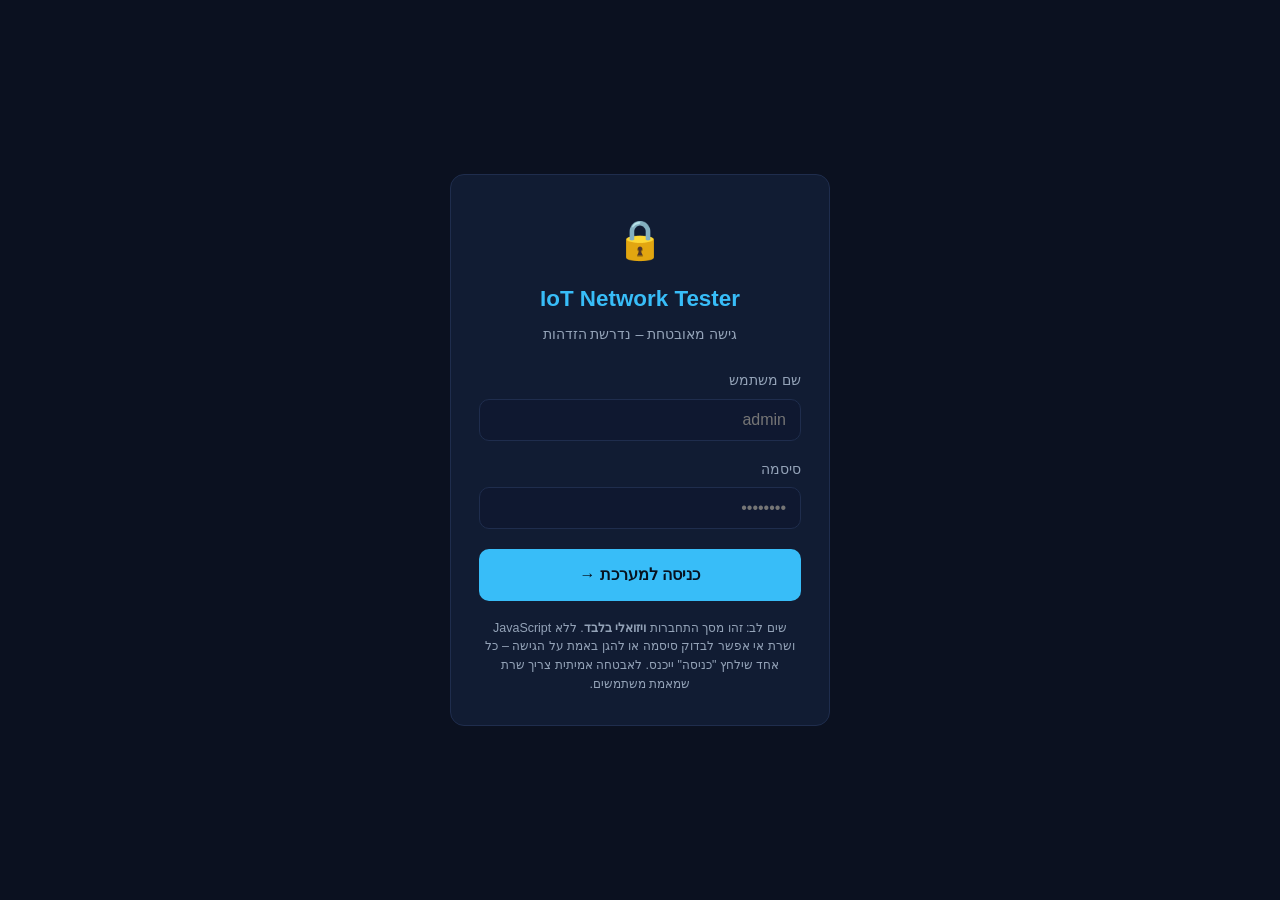
<file: index.html>
<!DOCTYPE html>                <!-- מסמך HTML5 -->
<html lang="he" dir="rtl">     <!-- עברית, מימין לשמאל -->
<head>
  <meta charset="UTF-8">       <!-- קידוד עברית -->
  <!-- מעביר אוטומטית (בלי JS) לדף ההתחברות אחרי 0 שניות -->
  <meta http-equiv="refresh" content="0; url=login.html">
  <title>IoT Network Tester</title>
</head>
<body>
  <!-- קישור גיבוי למקרה שההעברה האוטומטית לא עבדה -->
  <a href="login.html">כניסה לאתר</a>
</body>
</html>
</file>
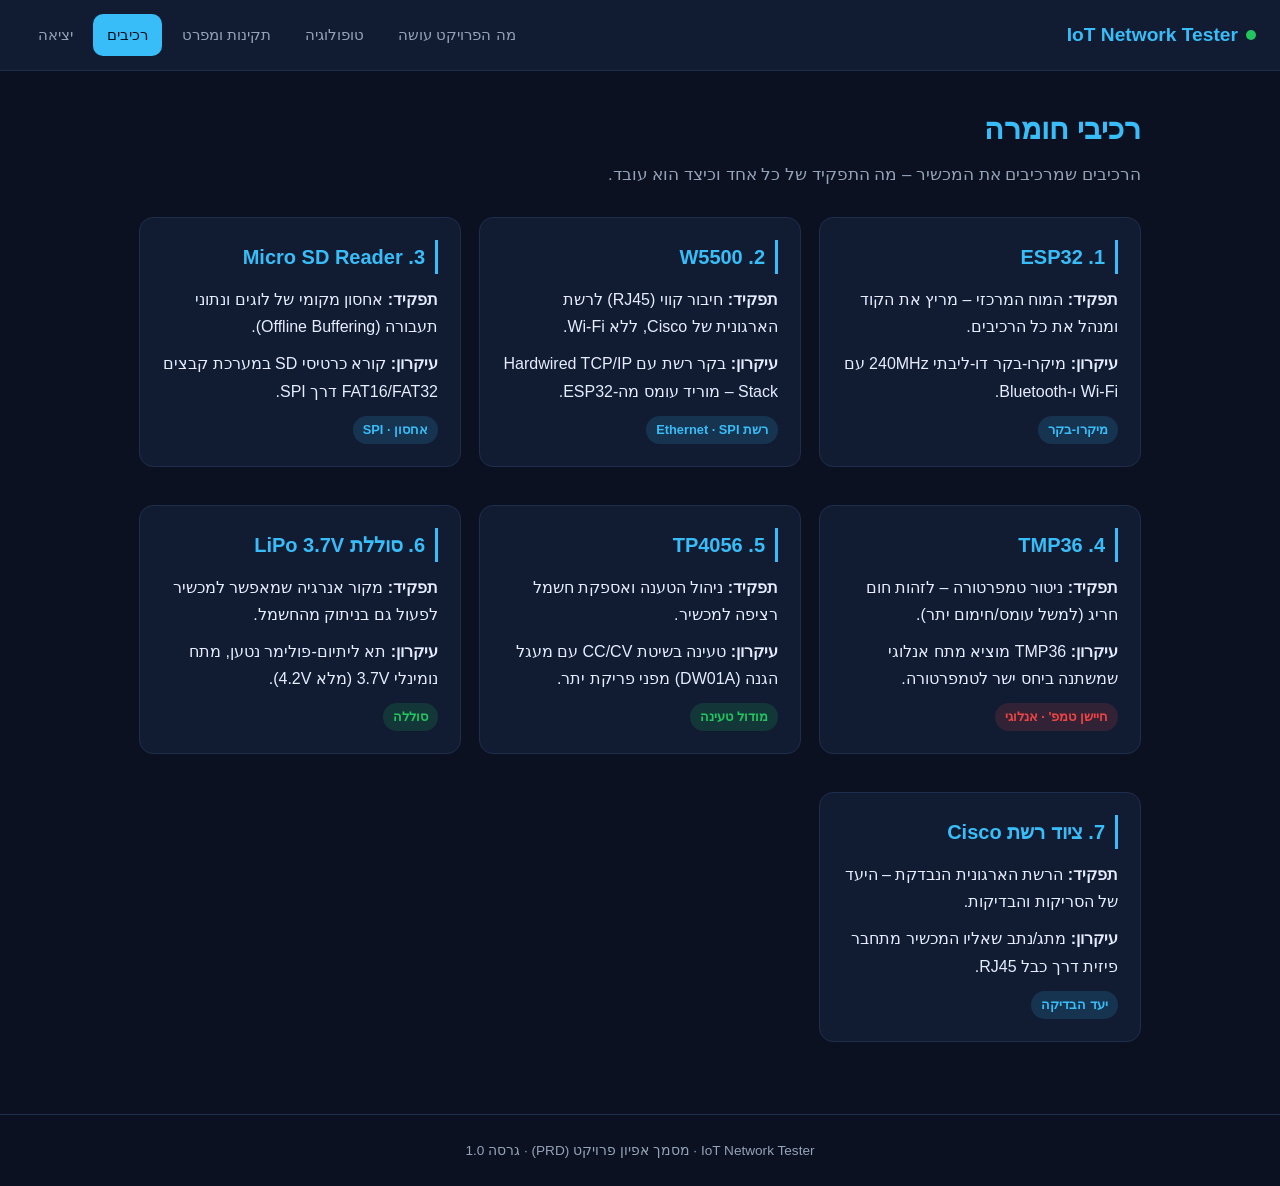
<file: components.html>
<!DOCTYPE html>
<html lang="he" dir="rtl">
<head>
  <meta charset="UTF-8">
  <meta name="viewport" content="width=device-width, initial-scale=1.0">
  <title>רכיבים – IoT Network Tester</title>
  <link rel="stylesheet" href="style.css">
</head>
<body>

  <!-- סרגל ניווט -->
  <nav class="navbar">
    <div class="logo"><span class="dot"></span> IoT Network Tester</div>
    <div class="links">
      <a href="overview.html">מה הפרויקט עושה</a>
      <a href="topology.html">טופולוגיה</a>
      <a href="specs.html">תקינות ומפרט</a>
      <a href="components.html" class="active">רכיבים</a>  <!-- דף נוכחי -->
      <a href="login.html">יציאה</a>
    </div>
  </nav>

  <div class="container">

    <h1 class="page-title">רכיבי חומרה</h1>
    <p class="page-subtitle">
      הרכיבים שמרכיבים את המכשיר – מה התפקיד של כל אחד וכיצד הוא עובד.
    </p>

    <!-- רשת כרטיסים: כרטיס לכל רכיב -->
    <div class="grid">

      <!-- רכיב 1 -->
      <div class="card">
        <h2>1. ESP32</h2>
        <p><b>תפקיד:</b> המוח המרכזי – מריץ את הקוד ומנהל את כל הרכיבים.</p>
        <p><b>עיקרון:</b> מיקרו-בקר דו-ליבתי 240MHz עם Wi-Fi ו-Bluetooth.</p>
        <span class="badge info">מיקרו-בקר</span>
      </div>

      <!-- רכיב 2 -->
      <div class="card">
        <h2>2. W5500</h2>
        <p><b>תפקיד:</b> חיבור קווי (RJ45) לרשת הארגונית של Cisco, ללא Wi-Fi.</p>
        <p><b>עיקרון:</b> בקר רשת עם Hardwired TCP/IP Stack – מוריד עומס מה-ESP32.</p>
        <span class="badge info">רשת Ethernet · SPI</span>
      </div>

      <!-- רכיב 3 -->
      <div class="card">
        <h2>3. Micro SD Reader</h2>
        <p><b>תפקיד:</b> אחסון מקומי של לוגים ונתוני תעבורה (Offline Buffering).</p>
        <p><b>עיקרון:</b> קורא כרטיסי SD במערכת קבצים FAT16/FAT32 דרך SPI.</p>
        <span class="badge info">אחסון · SPI</span>
      </div>

      <!-- רכיב 4 -->
      <div class="card">
        <h2>4. TMP36</h2>
        <p><b>תפקיד:</b> ניטור טמפרטורה – לזהות חום חריג (למשל עומס/חימום יתר).</p>
        <p><b>עיקרון:</b> TMP36 מוציא מתח אנלוגי שמשתנה ביחס ישר לטמפרטורה.</p>
        <span class="badge warn">חיישן טמפ' · אנלוגי</span>
      </div>

      <!-- רכיב 5 -->
      <div class="card">
        <h2>5. TP4056</h2>
        <p><b>תפקיד:</b> ניהול הטענה ואספקת חשמל רציפה למכשיר.</p>
        <p><b>עיקרון:</b> טעינה בשיטת CC/CV עם מעגל הגנה (DW01A) מפני פריקת יתר.</p>
        <span class="badge ok">מודול טעינה</span>
      </div>

      <!-- רכיב 6 -->
      <div class="card">
        <h2>6. סוללת LiPo 3.7V</h2>
        <p><b>תפקיד:</b> מקור אנרגיה שמאפשר למכשיר לפעול גם בניתוק מהחשמל.</p>
        <p><b>עיקרון:</b> תא ליתיום-פולימר נטען, מתח נומינלי 3.7V (מלא 4.2V).</p>
        <span class="badge ok">סוללה</span>
      </div>

      <!-- רכיב 7 (חיבור ברשת) -->
      <div class="card">
        <h2>7. ציוד רשת Cisco</h2>
        <p><b>תפקיד:</b> הרשת הארגונית הנבדקת – היעד של הסריקות והבדיקות.</p>
        <p><b>עיקרון:</b> מתג/נתב שאליו המכשיר מתחבר פיזית דרך כבל RJ45.</p>
        <span class="badge info">יעד הבדיקה</span>
      </div>

    </div> <!-- סוף grid -->

  </div>

  <div class="footer">IoT Network Tester · מסמך אפיון פרויקט (PRD) · גרסה 1.0</div>

</body>
</html>
</file>
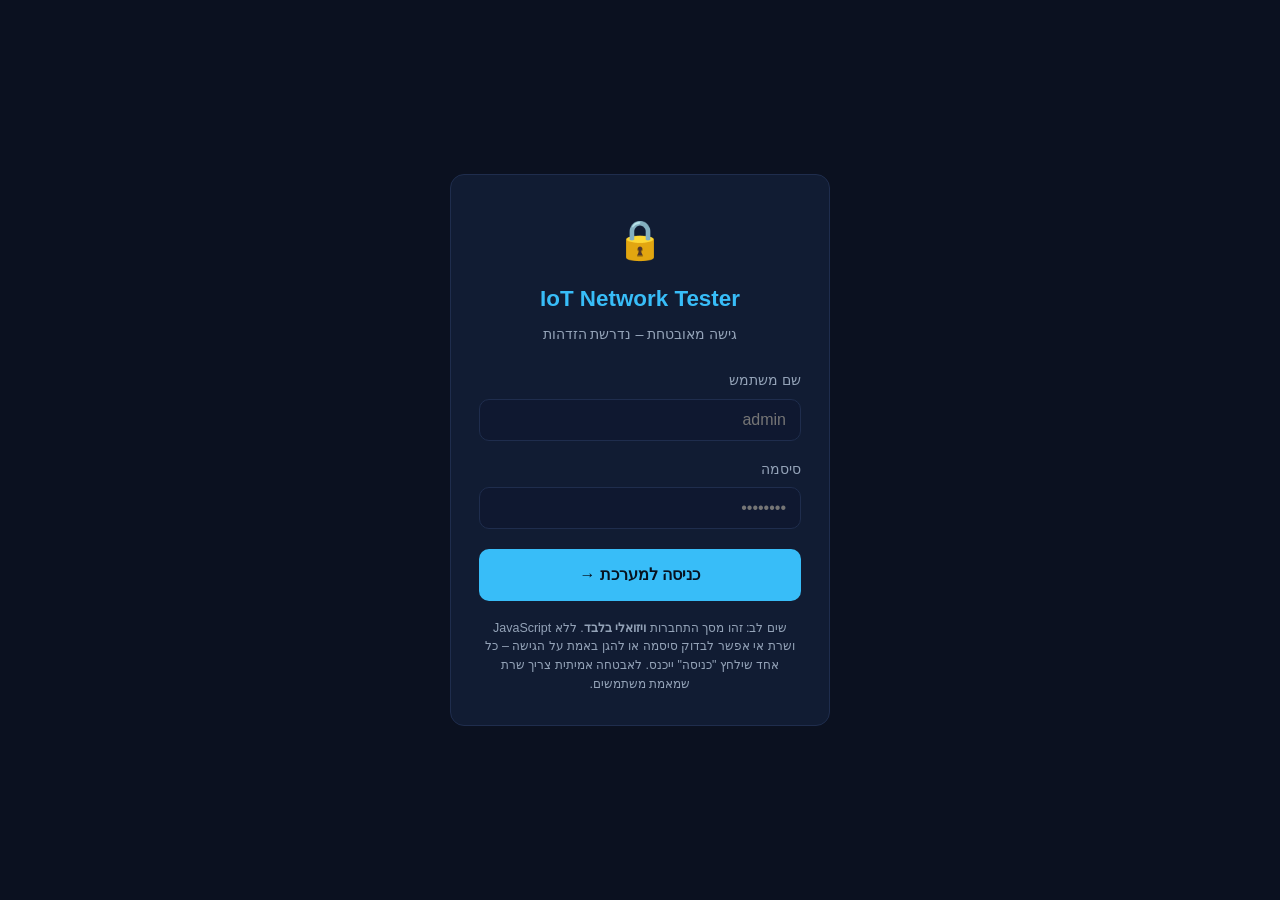
<file: login.html>
<!DOCTYPE html>                 <!-- מצהיר לדפדפן שזה מסמך HTML5 (תמיד שורה ראשונה) -->
<html lang="he" dir="rtl">      <!-- תגית השורש. lang=he שפה עברית, dir=rtl כיוון מימין לשמאל -->
<head>                          <!-- head = מידע על הדף (לא מוצג ישירות על המסך) -->
  <meta charset="UTF-8">        <!-- קידוד תווים UTF-8 – חובה כדי שעברית תוצג נכון -->
  <!-- meta viewport – גורם לאתר להיראות טוב גם בטלפון (רספונסיבי) -->
  <meta name="viewport" content="width=device-width, initial-scale=1.0">
  <title>התחברות – IoT Network Tester</title> <!-- הכותרת שמופיעה בלשונית הדפדפן -->
  <link rel="stylesheet" href="style.css">    <!-- מקשר לקובץ העיצוב המשותף -->

  <!-- style = בלוק עיצוב פנימי. כאן רק עיצובים ייחודיים לדף ההתחברות. -->
  <style>
    /* .login-wrap = עוטף את כל המסך וממרכז את תיבת ההתחברות */
    .login-wrap {
      min-height: 100vh;          /* גובה = כל המסך */
      display: flex;              /* flexbox כדי למרכז */
      align-items: center;        /* מרכוז אנכי */
      justify-content: center;    /* מרכוז אופקי */
      padding: 20px;              /* ריווח כדי שהתיבה לא תידבק לקצוות בטלפון */
    }
    /* .login-box = תיבת ההתחברות עצמה */
    .login-box {
      width: 100%;                      /* תופס את כל הרוחב הזמין... */
      max-width: 380px;                 /* ...אבל לא יותר מ-380px */
      background: var(--panel);         /* רקע כהה מהמשתנה המשותף */
      border: 1px solid var(--border);  /* מסגרת דקה */
      border-radius: var(--radius);     /* פינות מעוגלות */
      padding: 32px 28px;               /* ריווח פנימי */
      text-align: center;               /* ממרכז את התוכן בפנים */
    }
    /* אייקון מנעול למעלה בתיבה */
    .login-box .lock {
      font-size: 2.4rem;        /* גודל גדול לאימוג'י */
      margin-bottom: 8px;       /* רווח מתחת */
    }
    /* כותרת בתיבת ההתחברות */
    .login-box h1 {
      font-size: 1.4rem;        /* גודל בינוני */
      color: var(--accent);     /* תכלת */
      margin-bottom: 4px;       /* רווח קטן מתחת */
    }
    /* טקסט הסבר קטן מתחת לכותרת */
    .login-box .hint {
      color: var(--muted);      /* אפור עמום */
      font-size: 0.9rem;        /* קטן */
      margin-bottom: 22px;      /* רווח לפני הטופס */
    }
    /* label = התווית מעל כל שדה */
    .login-box label {
      display: block;           /* שורה משל עצמה */
      text-align: right;        /* יישור לימין */
      font-size: 0.9rem;        /* קטן */
      margin-bottom: 6px;       /* רווח מתחת לתווית */
      color: var(--muted);      /* אפור */
    }
    /* שדות הקלט (שם משתמש / סיסמה) */
    .login-box input {
      width: 100%;                      /* רוחב מלא */
      padding: 11px 14px;               /* ריווח פנימי נוח */
      margin-bottom: 16px;              /* רווח מתחת לכל שדה */
      background: var(--panel-2);       /* רקע כהה */
      border: 1px solid var(--border);  /* מסגרת */
      border-radius: 10px;              /* פינות מעוגלות */
      color: var(--text);              /* צבע הטקסט שמקלידים */
      font-size: 1rem;                 /* גודל פונט */
    }
    /* :focus = איך נראה שדה כשלוחצים עליו */
    .login-box input:focus {
      outline: none;                   /* מסיר את המסגרת הכחולה של הדפדפן */
      border-color: var(--accent);     /* מסגרת תכלת כשהשדה פעיל */
    }
    /* כפתור/קישור הכניסה. עיצבנו קישור <a> שנראה ככפתור. */
    .login-box .btn {
      display: block;                  /* תופס שורה מלאה */
      width: 100%;                     /* רוחב מלא */
      padding: 12px;                   /* ריווח פנימי */
      background: var(--accent);       /* רקע תכלת */
      color: #07121f;                  /* טקסט כהה לקונטרסט */
      text-decoration: none;           /* בלי קו תחתון */
      font-weight: bold;               /* מודגש */
      border-radius: 10px;             /* פינות מעוגלות */
      margin-top: 4px;                 /* רווח קטן מעל */
      transition: opacity 0.2s;        /* אנימציה עדינה ל-hover */
    }
    .login-box .btn:hover {
      opacity: 0.85;                   /* מעט שקיפות כשעוברים עם העכבר */
    }
    /* הערת האבטחה בתחתית התיבה */
    .login-box .note {
      margin-top: 18px;                /* רווח מעל */
      font-size: 0.78rem;              /* קטן מאוד */
      color: var(--muted);            /* אפור */
      line-height: 1.5;               /* ריווח שורות */
    }
  </style>
</head>

<body>  <!-- body = מה שבאמת מוצג על המסך -->

  <!-- העוטף הממרכז -->
  <div class="login-wrap">

    <!-- תיבת ההתחברות -->
    <div class="login-box">

      <div class="lock">🔒</div>                 <!-- אייקון מנעול (אימוג'י) -->
      <h1>IoT Network Tester</h1>                <!-- שם המערכת -->
      <p class="hint">גישה מאובטחת – נדרשת הזדהות</p> <!-- כיתוב הסבר -->

      <!-- form = טופס. action מצביע לדף שאליו "נכנסים" אחרי הלחיצה.
           כי אין JS, הטופס לא בודק באמת סיסמה – הכפתור פשוט מעביר לדף הבית. -->
      <form action="overview.html" method="get">

        <label for="user">שם משתמש</label>        <!-- תווית לשדה המשתמש -->
        <!-- שדה טקסט. required = הדפדפן לא יתן לשלוח ריק. -->
        <input type="text" id="user" name="user" placeholder="admin" required>

        <label for="pass">סיסמה</label>           <!-- תווית לשדה הסיסמה -->
        <!-- type=password מסתיר את התווים בכוכביות -->
        <input type="password" id="pass" name="pass" placeholder="••••••••" required>

        <!-- הכפתור: עיצבנו קישור שמוביל לדף הבית.
             (בטופס אמיתי זה היה <button type="submit"> שנבדק בשרת) -->
        <a href="overview.html" class="btn">כניסה למערכת →</a>

      </form>

      <!-- הערת אבטחה כנה – חשוב שתבין את זה: -->
      <p class="note">
        שים לב: זהו מסך התחברות <b>ויזואלי בלבד</b>. ללא JavaScript ושרת
        אי אפשר לבדוק סיסמה או להגן באמת על הגישה – כל אחד שילחץ "כניסה" ייכנס.
        לאבטחה אמיתית צריך שרת שמאמת משתמשים.
      </p>

    </div>
  </div>

</body>
</html>
</file>
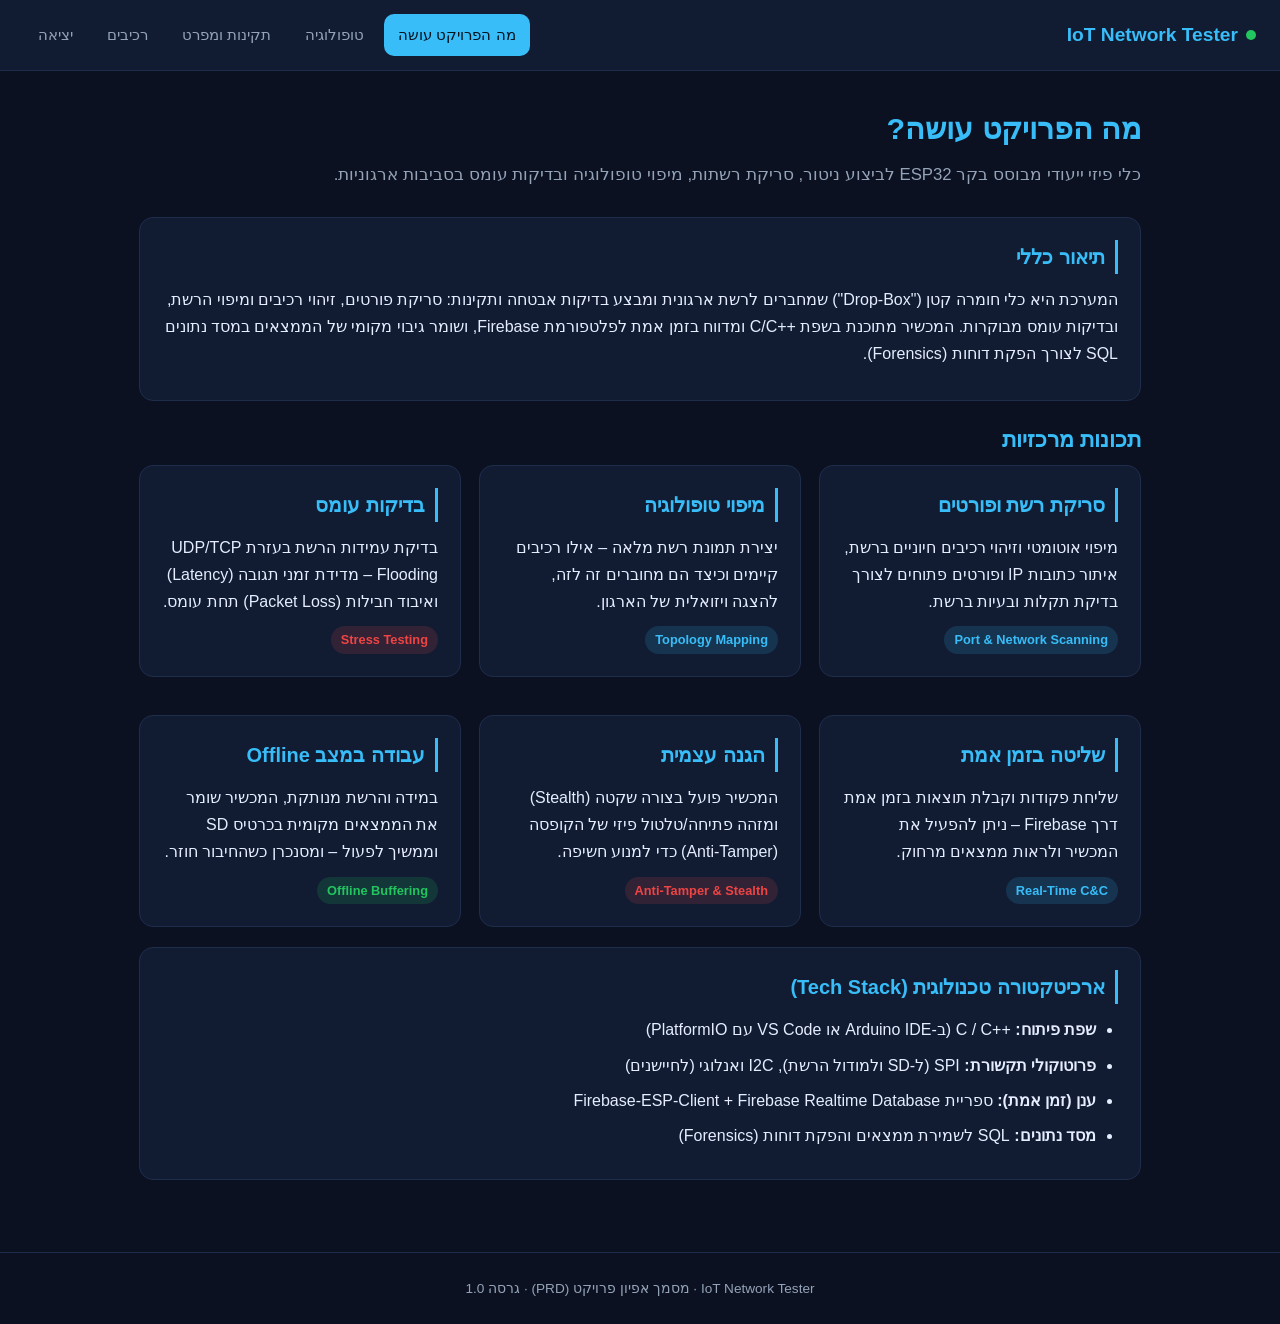
<file: overview.html>
<!DOCTYPE html>                 <!-- מצהיר על מסמך HTML5 -->
<html lang="he" dir="rtl">      <!-- שורש, עברית, מימין לשמאל -->
<head>
  <meta charset="UTF-8">        <!-- קידוד עברית -->
  <meta name="viewport" content="width=device-width, initial-scale=1.0"> <!-- רספונסיבי -->
  <title>מה הפרויקט עושה – IoT Network Tester</title>  <!-- כותרת הלשונית -->
  <link rel="stylesheet" href="style.css">            <!-- העיצוב המשותף -->
</head>
<body>

  <!-- ====== סרגל ניווט (זהה בכל הדפים; משתנה רק ה-active) ====== -->
  <nav class="navbar">
    <!-- הלוגו בצד ימין -->
    <div class="logo"><span class="dot"></span> IoT Network Tester</div>
    <!-- הקישורים לכל הדפים. class="active" מסמן את הדף הנוכחי -->
    <div class="links">
      <a href="overview.html" class="active">מה הפרויקט עושה</a> <!-- דף נוכחי -->
      <a href="topology.html">טופולוגיה</a>
      <a href="specs.html">תקינות ומפרט</a>
      <a href="components.html">רכיבים</a>
      <a href="login.html">יציאה</a>  <!-- "יציאה" מחזיר למסך ההתחברות -->
    </div>
  </nav>

  <!-- ====== תוכן הדף ====== -->
  <div class="container">

    <h1 class="page-title">מה הפרויקט עושה?</h1>  <!-- כותרת ראשית -->
    <!-- תקציר – מהתקציר (Executive Summary) שבמסמך האפיון -->
    <p class="page-subtitle">
      כלי פיזי ייעודי מבוסס בקר ESP32 לביצוע ניטור, סריקת רשתות,
      מיפוי טופולוגיה ובדיקות עומס בסביבות ארגוניות.
    </p>

    <!-- כרטיס תיאור כללי (Project Overview) -->
    <div class="card">
      <h2>תיאור כללי</h2>
      <p>
        המערכת היא כלי חומרה קטן ("Drop-Box") שמחברים לרשת ארגונית ומבצע
        בדיקות אבטחה ותקינות: סריקת פורטים, זיהוי רכיבים ומיפוי הרשת,
        ובדיקות עומס מבוקרות. המכשיר מתוכנת בשפת ++C/C ומדווח בזמן אמת
        לפלטפורמת Firebase, ושומר גיבוי מקומי של הממצאים במסד נתונים SQL
        לצורך הפקת דוחות (Forensics).
      </p>
    </div>

    <!-- כרטיס תכונות המערכת (System Features) – רשת של כרטיסים קטנים -->
    <h2 class="page-title" style="font-size:1.4rem; margin-top:10px;">תכונות מרכזיות</h2>

    <!-- .grid = מסדר את הכרטיסים הקטנים בעמודות אוטומטיות -->
    <div class="grid">

      <!-- תכונה 1 -->
      <div class="card">
        <h2>סריקת רשת ופורטים</h2>
        <p>מיפוי אוטומטי וזיהוי רכיבים חיוניים ברשת, איתור כתובות IP
           ופורטים פתוחים לצורך בדיקת תקלות ובעיות ברשת.</p>
        <span class="badge info">Port &amp; Network Scanning</span> <!-- &amp; = התו & -->
      </div>

      <!-- תכונה 2 -->
      <div class="card">
        <h2>מיפוי טופולוגיה</h2>
        <p>יצירת תמונת רשת מלאה – אילו רכיבים קיימים וכיצד הם מחוברים
           זה לזה, להצגה ויזואלית של הארגון.</p>
        <span class="badge info">Topology Mapping</span>
      </div>

      <!-- תכונה 3 -->
      <div class="card">
        <h2>בדיקות עומס</h2>
        <p>בדיקת עמידות הרשת בעזרת UDP/TCP Flooding – מדידת זמני תגובה
           (Latency) ואיבוד חבילות (Packet Loss) תחת עומס.</p>
        <span class="badge warn">Stress Testing</span>
      </div>

      <!-- תכונה 4 -->
      <div class="card">
        <h2>שליטה בזמן אמת</h2>
        <p>שליחת פקודות וקבלת תוצאות בזמן אמת דרך Firebase – ניתן להפעיל
           את המכשיר ולראות ממצאים מרחוק.</p>
        <span class="badge info">Real-Time C&amp;C</span>
      </div>

      <!-- תכונה 5 -->
      <div class="card">
        <h2>הגנה עצמית</h2>
        <p>המכשיר פועל בצורה שקטה (Stealth) ומזהה פתיחה/טלטול פיזי של
           הקופסה (Anti-Tamper) כדי למנוע חשיפה.</p>
        <span class="badge warn">Anti-Tamper &amp; Stealth</span>
      </div>

      <!-- תכונה 6 -->
      <div class="card">
        <h2>עבודה במצב Offline</h2>
        <p>במידה והרשת מנותקת, המכשיר שומר את הממצאים מקומית בכרטיס SD
           וממשיך לפעול – ומסנכרן כשהחיבור חוזר.</p>
        <span class="badge ok">Offline Buffering</span>
      </div>

    </div> <!-- סוף ה-grid -->

    <!-- כרטיס טכנולוגיות (Tech Stack) -->
    <div class="card">
      <h2>ארכיטקטורה טכנולוגית (Tech Stack)</h2>
      <ul>
        <li><b>שפת פיתוח:</b> ++C / C (ב-Arduino IDE או VS Code עם PlatformIO)</li>
        <li><b>פרוטוקולי תקשורת:</b> SPI (ל-SD ולמודול הרשת), I2C ואנלוגי (לחיישנים)</li>
        <li><b>ענן (זמן אמת):</b> ספריית Firebase-ESP-Client + Firebase Realtime Database</li>
        <li><b>מסד נתונים:</b> SQL לשמירת ממצאים והפקת דוחות (Forensics)</li>
      </ul>
    </div>

  </div> <!-- סוף container -->

  <!-- כותרת תחתונה -->
  <div class="footer">IoT Network Tester · מסמך אפיון פרויקט (PRD) · גרסה 1.0</div>

</body>
</html>
</file>
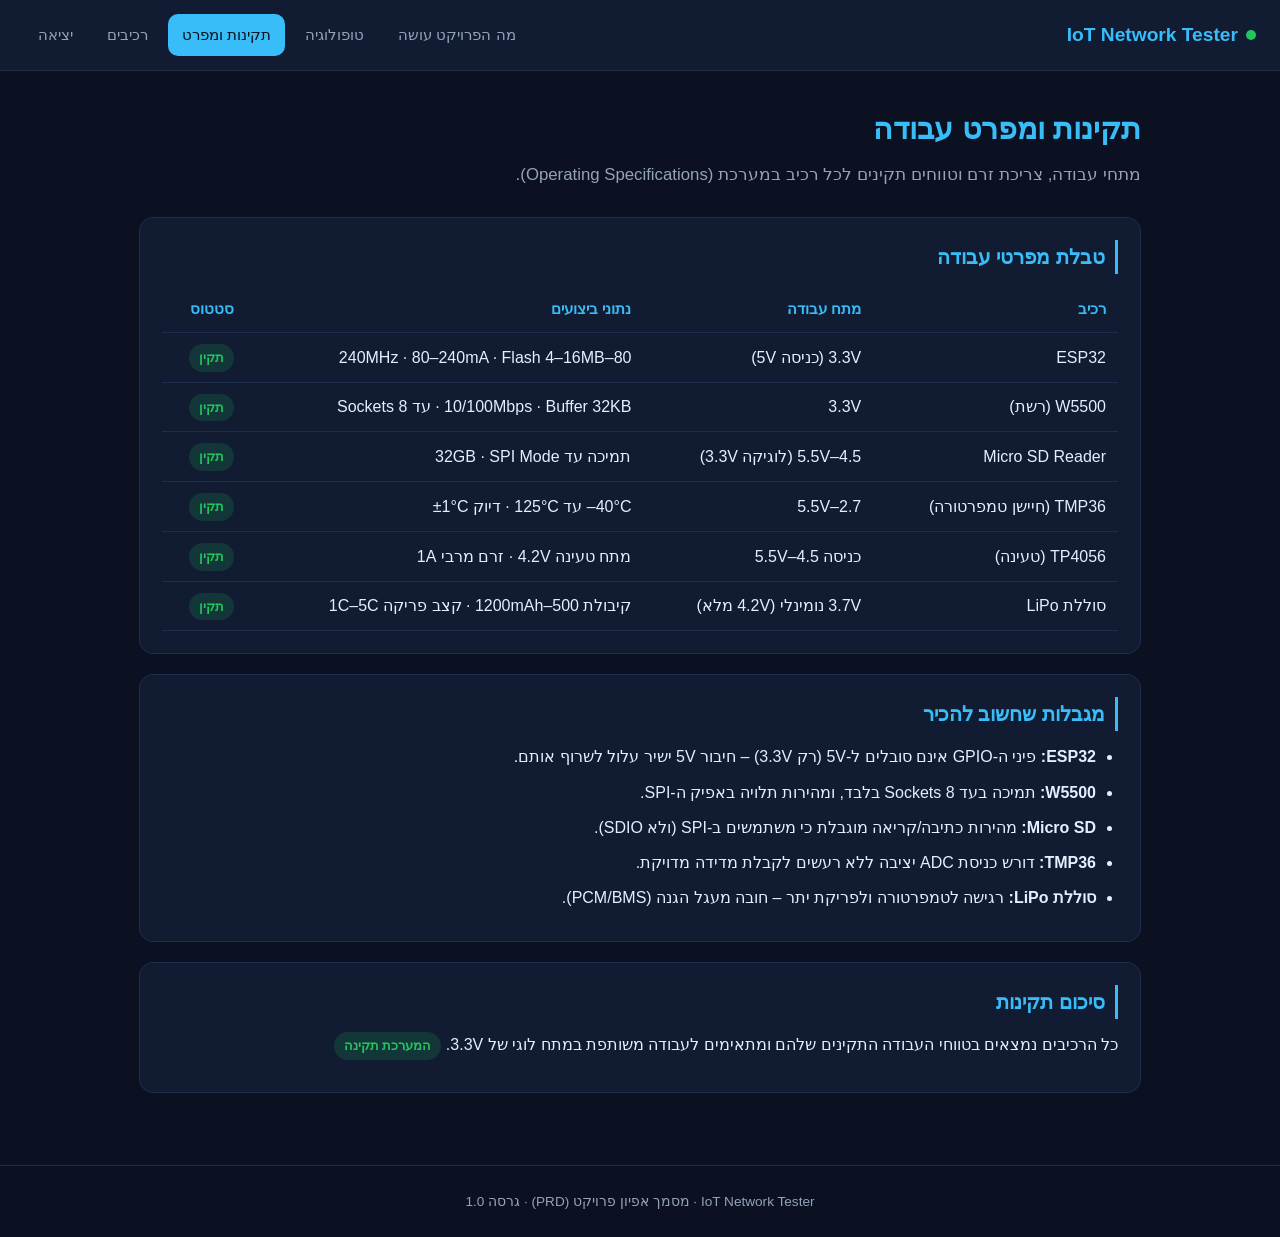
<file: specs.html>
<!DOCTYPE html>
<html lang="he" dir="rtl">
<head>
  <meta charset="UTF-8">
  <meta name="viewport" content="width=device-width, initial-scale=1.0">
  <title>תקינות ומפרט – IoT Network Tester</title>
  <link rel="stylesheet" href="style.css">
</head>
<body>

  <!-- סרגל ניווט -->
  <nav class="navbar">
    <div class="logo"><span class="dot"></span> IoT Network Tester</div>
    <div class="links">
      <a href="overview.html">מה הפרויקט עושה</a>
      <a href="topology.html">טופולוגיה</a>
      <a href="specs.html" class="active">תקינות ומפרט</a>  <!-- דף נוכחי -->
      <a href="components.html">רכיבים</a>
      <a href="login.html">יציאה</a>
    </div>
  </nav>

  <div class="container">

    <h1 class="page-title">תקינות ומפרט עבודה</h1>
    <p class="page-subtitle">
      מתחי עבודה, צריכת זרם וטווחים תקינים לכל רכיב במערכת (Operating Specifications).
    </p>

    <!-- כרטיס עם טבלת המפרט.
         table = טבלה, tr = שורה, th = תא כותרת, td = תא תוכן. -->
    <div class="card">
      <h2>טבלת מפרטי עבודה</h2>
      <table>
        <!-- שורת הכותרות -->
        <tr>
          <th>רכיב</th>
          <th>מתח עבודה</th>
          <th>נתוני ביצועים</th>
          <th>סטטוס</th>
        </tr>

        <!-- שורה לכל רכיב -->
        <tr>
          <td>ESP32</td>
          <td>3.3V (כניסה 5V)</td>
          <td>80–240MHz · 80–240mA · Flash 4–16MB</td>
          <td><span class="badge ok">תקין</span></td>  <!-- תגית ירוקה -->
        </tr>

        <tr>
          <td>W5500 (רשת)</td>
          <td>3.3V</td>
          <td>10/100Mbps · Buffer 32KB · עד 8 Sockets</td>
          <td><span class="badge ok">תקין</span></td>
        </tr>

        <tr>
          <td>Micro SD Reader</td>
          <td>4.5–5.5V (לוגיקה 3.3V)</td>
          <td>תמיכה עד 32GB · SPI Mode</td>
          <td><span class="badge ok">תקין</span></td>
        </tr>

        <tr>
          <td>TMP36 (חיישן טמפרטורה)</td>
          <td>2.7–5.5V</td>
          <td>40°C– עד 125°C · דיוק ±1°C</td>
          <td><span class="badge ok">תקין</span></td>
        </tr>

        <tr>
          <td>TP4056 (טעינה)</td>
          <td>כניסה 4.5–5.5V</td>
          <td>מתח טעינה 4.2V · זרם מרבי 1A</td>
          <td><span class="badge ok">תקין</span></td>
        </tr>

        <tr>
          <td>סוללת LiPo</td>
          <td>3.7V נומינלי (4.2V מלא)</td>
          <td>קיבולת 500–1200mAh · קצב פריקה 1C–5C</td>
          <td><span class="badge ok">תקין</span></td>
        </tr>

      </table>
    </div>

    <!-- כרטיס מגבלות חשובות (Limitations) שכדאי לשים לב אליהן -->
    <div class="card">
      <h2>מגבלות שחשוב להכיר</h2>
      <ul>
        <li><b>ESP32:</b> פיני ה-GPIO אינם סובלים ל-5V (רק 3.3V) – חיבור 5V ישיר עלול לשרוף אותם.</li>
        <li><b>W5500:</b> תמיכה בעד 8 Sockets בלבד, ומהירות תלויה באפיק ה-SPI.</li>
        <li><b>Micro SD:</b> מהירות כתיבה/קריאה מוגבלת כי משתמשים ב-SPI (ולא SDIO).</li>
        <li><b>TMP36:</b> דורש כניסת ADC יציבה ללא רעשים לקבלת מדידה מדויקת.</li>
        <li><b>סוללת LiPo:</b> רגישה לטמפרטורה ולפריקת יתר – חובה מעגל הגנה (PCM/BMS).</li>
      </ul>
    </div>

    <!-- כרטיס סיכום סטטוס כללי -->
    <div class="card">
      <h2>סיכום תקינות</h2>
      <p>
        כל הרכיבים נמצאים בטווחי העבודה התקינים שלהם ומתאימים לעבודה משותפת
        במתח לוגי של 3.3V. <span class="badge ok">המערכת תקינה</span>
      </p>
    </div>

  </div>

  <div class="footer">IoT Network Tester · מסמך אפיון פרויקט (PRD) · גרסה 1.0</div>

</body>
</html>
</file>
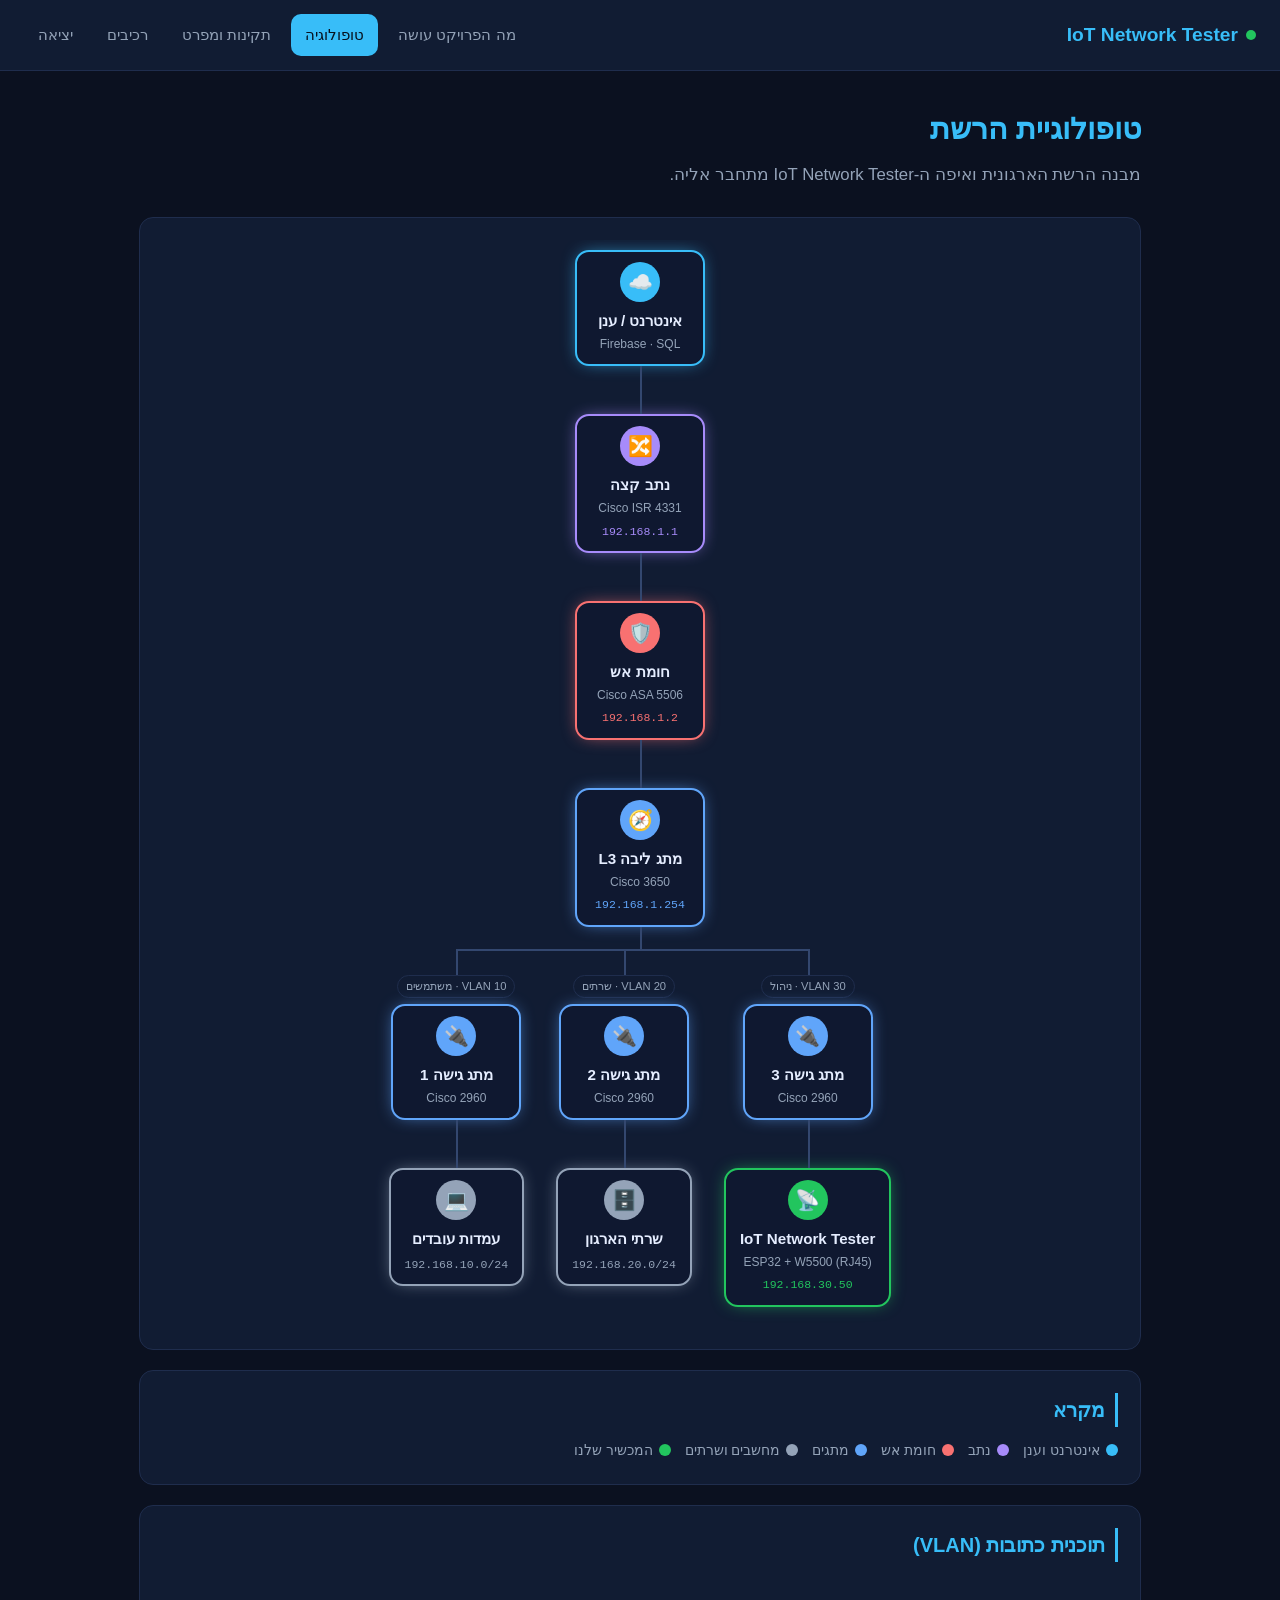
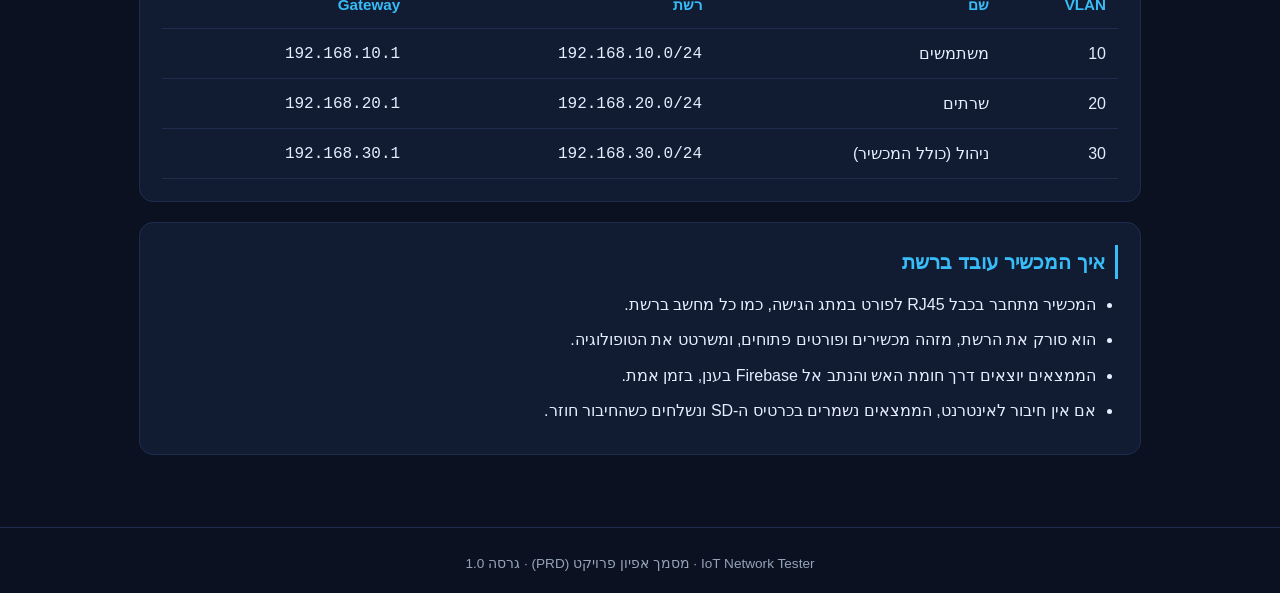
<file: topology.html>
<!DOCTYPE html> <!-- מצהיר לדפדפן שזה מסמך HTML5 -->
<html lang="he" dir="rtl"> <!-- שפה עברית, כיוון מימין לשמאל -->
<head> <!-- תחילת החלק של המידע על הדף -->
  <meta charset="UTF-8"> <!-- קידוד תווים שמאפשר עברית -->
  <meta name="viewport" content="width=device-width, initial-scale=1.0"> <!-- מתאים את האתר לטלפון -->
  <title>טופולוגיית הרשת – IoT Network Tester</title> <!-- הכותרת בלשונית הדפדפן -->
  <link rel="stylesheet" href="style.css"> <!-- מחבר את קובץ העיצוב המשותף -->

  <style> /* עיצובים שקיימים רק בדף הזה */

    /* ===== עטיפת הדיאגרמה ===== */
    .net-wrap { /* המסגרת שעוטפת את כל ציור הרשת */
      overflow-x: auto; /* אם הרשת רחבה מהמסך – אפשר לגלול הצידה */
      padding: 10px 0 20px; /* ריווח למעלה ולמטה */
    } /* סוף net-wrap */

    .tree { /* העץ עצמו – כל הרשת */
      direction: ltr; /* בתוך העץ עובדים משמאל לימין כדי שהקווים יתחברו נכון */
      display: flex; /* מסדר את התוכן עם flexbox */
      justify-content: center; /* ממרכז את העץ */
      min-width: 760px; /* רוחב מינימלי כדי שהענפים לא יימעכו */
    } /* סוף tree */

    /* ===== ענף (כל מכשיר + מה שמתחתיו) ===== */
    .branch { /* ענף אחד בעץ */
      display: flex; /* מסדר את המכשיר והילדים שלו */
      flex-direction: column; /* אחד מתחת לשני */
      align-items: center; /* ממרכז אותם */
      position: relative; /* מאפשר לצייר קווים ביחס לענף */
      padding: 26px 8px 0; /* מקום למעלה לקווים ורווח בצדדים */
    } /* סוף branch */

    .branch::before { /* קו אנכי קטן מעל כל מכשיר */
      content: ""; /* חובה כדי שהקו יופיע */
      position: absolute; /* ממקם את הקו בדיוק איפה שנרצה */
      top: 0; /* מתחיל בראש הענף */
      left: 50%; /* באמצע הרוחב */
      height: 26px; /* אורך הקו */
      border-left: 2px solid var(--line); /* הקו עצמו */
    } /* סוף before */

    .branch::after { /* קו אופקי שמחבר בין "אחים" */
      content: ""; /* חובה כדי שהקו יופיע */
      position: absolute; /* מיקום מדויק */
      top: 0; /* בראש הענף */
      left: 0; /* מתחיל בצד שמאל */
      width: 100%; /* לכל הרוחב */
      border-top: 2px solid var(--line); /* הקו עצמו */
    } /* סוף after */

    .branch:first-child::after { left: 50%; width: 50%; } /* לענף הראשון – הקו מתחיל מהאמצע */
    .branch:last-child::after { width: 50%; } /* לענף האחרון – הקו נגמר באמצע */
    .branch:only-child::after { display: none; } /* ענף יחיד – לא צריך קו אופקי */
    .tree > .branch { padding-top: 0; } /* לענף העליון אין קו מעליו */
    .tree > .branch::before { display: none; } /* מסתיר את הקו מעל השורש */

    .children { /* השורה של הילדים מתחת למכשיר */
      display: flex; /* הילדים אחד ליד השני */
      position: relative; /* כדי לצייר את הקו שיורד מההורה */
      padding-top: 22px; /* מקום לקו שיורד מההורה */
    } /* סוף children */

    .children::before { /* קו שיורד מההורה אל הילדים */
      content: ""; /* חובה כדי שהקו יופיע */
      position: absolute; /* מיקום מדויק */
      top: 0; /* מתחיל מתחת להורה */
      left: 50%; /* באמצע */
      height: 22px; /* אורך הקו */
      border-left: 2px solid var(--line); /* הקו עצמו */
    } /* סוף children before */

    /* ===== מכשיר ברשת ===== */
    .dev { /* קופסה של מכשיר רשת */
      direction: rtl; /* הטקסט בתוך הקופסה בעברית */
      background: var(--panel-2); /* רקע כהה */
      border: 2px solid var(--c); /* מסגרת בצבע של סוג המכשיר */
      border-radius: 14px; /* פינות מעוגלות */
      padding: 10px 14px; /* ריווח פנימי */
      text-align: center; /* טקסט ממורכז */
      min-width: 130px; /* רוחב מינימלי אחיד */
      box-shadow: 0 0 18px -6px var(--c); /* זוהר עדין בצבע המכשיר */
    } /* סוף dev */

    .dev .icon { /* העיגול עם האייקון */
      width: 40px; /* רוחב העיגול */
      height: 40px; /* גובה העיגול */
      margin: 0 auto 6px; /* ממרכז את העיגול ומשאיר רווח מתחתיו */
      border-radius: 50%; /* הופך לעיגול */
      background: var(--c); /* צבע המכשיר */
      display: flex; /* כדי למרכז את האייקון */
      align-items: center; /* מרכוז אנכי */
      justify-content: center; /* מרכוז אופקי */
      font-size: 1.25rem; /* גודל האייקון */
    } /* סוף icon */

    .dev .name { font-weight: bold; font-size: 0.95rem; } /* שם המכשיר – מודגש */
    .dev .model { color: var(--muted); font-size: 0.75rem; } /* דגם המכשיר – אפור וקטן */
    .dev .ip { /* כתובת ה-IP של המכשיר */
      font-family: Consolas, monospace; /* פונט של קוד */
      font-size: 0.72rem; /* קטן */
      color: var(--c); /* בצבע המכשיר */
      margin-top: 3px; /* רווח קטן מעל */
    } /* סוף ip */

    /* ===== צבע לכל סוג מכשיר (המשתנה --c) ===== */
    .cloud { --c: #38bdf8; } /* ענן ואינטרנט – תכלת */
    .router { --c: #a78bfa; } /* נתב – סגול */
    .fw { --c: #f87171; } /* חומת אש – אדום */
    .switch { --c: #60a5fa; } /* מתגים – כחול */
    .host { --c: #94a3b8; } /* מחשבים ושרתים – אפור */
    .tester { --c: #22c55e; } /* המכשיר שלנו – ירוק */

    .tester { /* הדגשה מיוחדת למכשיר שלנו */
      animation: pulse 2s infinite; /* אנימציית "פעימה" שחוזרת כל הזמן */
    } /* סוף tester */

    @keyframes pulse { /* הגדרת האנימציה */
      0%, 100% { box-shadow: 0 0 10px -4px #22c55e; } /* זוהר חלש בהתחלה ובסוף */
      50% { box-shadow: 0 0 26px 2px #22c55e; } /* זוהר חזק באמצע */
    } /* סוף keyframes */

    /* ===== תגית VLAN מעל מתג ===== */
    .vlan { /* תגית קטנה עם מספר ה-VLAN */
      direction: rtl; /* עברית */
      font-size: 0.7rem; /* קטן */
      padding: 1px 8px; /* ריווח */
      border-radius: 999px; /* צורת גלולה */
      background: var(--panel); /* רקע */
      border: 1px solid var(--border); /* מסגרת */
      color: var(--muted); /* אפור */
      margin-bottom: 6px; /* רווח מתחת */
    } /* סוף vlan */

    :root { --line: #33476f; } /* צבע הקווים בין המכשירים */

    /* ===== מקרא ===== */
    .legend { display: flex; flex-wrap: wrap; gap: 14px; } /* פריטי המקרא בשורה */
    .legend span { display: flex; align-items: center; gap: 6px; color: var(--muted); font-size: 0.85rem; } /* פריט אחד */
    .legend i { width: 12px; height: 12px; border-radius: 50%; background: var(--c); } /* עיגול צבע */

    .mono { font-family: Consolas, monospace; direction: ltr; display: inline-block; } /* כתובות IP בפונט קוד */
    .table-wrap { overflow-x: auto; } /* אם הטבלה רחבה מהמסך – גוללים אותה ולא את כל הדף */

    .hint { display: none; color: var(--muted); font-size: 0.8rem; text-align: center; } /* רמז לגלילה – מוסתר במחשב */
    @media (max-width: 800px) { /* כללים שפועלים רק במסך צר (טלפון/טאבלט) */
      .hint { display: block; } /* בטלפון מציגים את הרמז */
    } /* סוף כללי המסך הצר */
  </style> <!-- סוף העיצובים -->
</head> <!-- סוף ה-head -->

<body> <!-- תחילת מה שמוצג על המסך -->

  <nav class="navbar"> <!-- סרגל הניווט העליון -->
    <div class="logo"><span class="dot"></span> IoT Network Tester</div> <!-- הלוגו -->
    <div class="links"> <!-- הקישורים לדפים -->
      <a href="overview.html">מה הפרויקט עושה</a> <!-- קישור לדף הסקירה -->
      <a href="topology.html" class="active">טופולוגיה</a> <!-- הדף הנוכחי – מודגש -->
      <a href="specs.html">תקינות ומפרט</a> <!-- קישור לדף התקינות -->
      <a href="components.html">רכיבים</a> <!-- קישור לדף הרכיבים -->
      <a href="login.html">יציאה</a> <!-- חזרה למסך ההתחברות -->
    </div> <!-- סוף הקישורים -->
  </nav> <!-- סוף הסרגל -->

  <div class="container"> <!-- עוטף את תוכן הדף -->

    <h1 class="page-title">טופולוגיית הרשת</h1> <!-- כותרת הדף -->
    <p class="page-subtitle">מבנה הרשת הארגונית ואיפה ה-IoT Network Tester מתחבר אליה.</p> <!-- תיאור קצר -->

    <div class="card"> <!-- כרטיס שעוטף את הדיאגרמה -->
      <p class="hint">↔ גלול הצידה כדי לראות את כל הרשת</p> <!-- רמז שמופיע רק בטלפון -->
      <div class="net-wrap"> <!-- מאפשר גלילה הצידה במסך צר -->
        <div class="tree"> <!-- תחילת העץ -->

          <div class="branch"> <!-- שורש העץ: האינטרנט -->
            <div class="dev cloud"> <!-- קופסת האינטרנט -->
              <div class="icon">☁️</div> <!-- אייקון ענן -->
              <div class="name">אינטרנט / ענן</div> <!-- שם -->
              <div class="model">Firebase · SQL</div> <!-- מה יש בענן -->
            </div> <!-- סוף קופסה -->

            <div class="children"> <!-- מה שמחובר מתחת לאינטרנט -->
              <div class="branch"> <!-- ענף הנתב -->
                <div class="dev router"> <!-- קופסת הנתב -->
                  <div class="icon">🔀</div> <!-- אייקון נתב -->
                  <div class="name">נתב קצה</div> <!-- שם -->
                  <div class="model">Cisco ISR 4331</div> <!-- דגם -->
                  <div class="ip">192.168.1.1</div> <!-- כתובת IP -->
                </div> <!-- סוף קופסה -->

                <div class="children"> <!-- מתחת לנתב -->
                  <div class="branch"> <!-- ענף חומת האש -->
                    <div class="dev fw"> <!-- קופסת חומת האש -->
                      <div class="icon">🛡️</div> <!-- אייקון מגן -->
                      <div class="name">חומת אש</div> <!-- שם -->
                      <div class="model">Cisco ASA 5506</div> <!-- דגם -->
                      <div class="ip">192.168.1.2</div> <!-- כתובת IP -->
                    </div> <!-- סוף קופסה -->

                    <div class="children"> <!-- מתחת לחומת האש -->
                      <div class="branch"> <!-- ענף מתג הליבה -->
                        <div class="dev switch"> <!-- קופסת מתג הליבה -->
                          <div class="icon">🧭</div> <!-- אייקון -->
                          <div class="name">מתג ליבה L3</div> <!-- שם -->
                          <div class="model">Cisco 3650</div> <!-- דגם -->
                          <div class="ip">192.168.1.254</div> <!-- כתובת IP -->
                        </div> <!-- סוף קופסה -->

                        <div class="children"> <!-- שלושת מתגי הגישה -->

                          <div class="branch"> <!-- מתג גישה 1: משתמשים -->
                            <div class="vlan">VLAN 10 · משתמשים</div> <!-- תגית VLAN -->
                            <div class="dev switch"> <!-- קופסת המתג -->
                              <div class="icon">🔌</div> <!-- אייקון -->
                              <div class="name">מתג גישה 1</div> <!-- שם -->
                              <div class="model">Cisco 2960</div> <!-- דגם -->
                            </div> <!-- סוף קופסה -->
                            <div class="children"> <!-- מה שמחובר למתג 1 -->
                              <div class="branch"> <!-- מחשב 1 -->
                                <div class="dev host"> <!-- קופסת מחשב -->
                                  <div class="icon">💻</div> <!-- אייקון מחשב -->
                                  <div class="name">עמדות עובדים</div> <!-- שם -->
                                  <div class="ip">192.168.10.0/24</div> <!-- טווח כתובות -->
                                </div> <!-- סוף קופסה -->
                              </div> <!-- סוף ענף -->
                            </div> <!-- סוף ילדים -->
                          </div> <!-- סוף מתג 1 -->

                          <div class="branch"> <!-- מתג גישה 2: שרתים -->
                            <div class="vlan">VLAN 20 · שרתים</div> <!-- תגית VLAN -->
                            <div class="dev switch"> <!-- קופסת המתג -->
                              <div class="icon">🔌</div> <!-- אייקון -->
                              <div class="name">מתג גישה 2</div> <!-- שם -->
                              <div class="model">Cisco 2960</div> <!-- דגם -->
                            </div> <!-- סוף קופסה -->
                            <div class="children"> <!-- מה שמחובר למתג 2 -->
                              <div class="branch"> <!-- שרתים -->
                                <div class="dev host"> <!-- קופסת שרת -->
                                  <div class="icon">🗄️</div> <!-- אייקון שרת -->
                                  <div class="name">שרתי הארגון</div> <!-- שם -->
                                  <div class="ip">192.168.20.0/24</div> <!-- טווח כתובות -->
                                </div> <!-- סוף קופסה -->
                              </div> <!-- סוף ענף -->
                            </div> <!-- סוף ילדים -->
                          </div> <!-- סוף מתג 2 -->

                          <div class="branch"> <!-- מתג גישה 3: ניהול -->
                            <div class="vlan">VLAN 30 · ניהול</div> <!-- תגית VLAN -->
                            <div class="dev switch"> <!-- קופסת המתג -->
                              <div class="icon">🔌</div> <!-- אייקון -->
                              <div class="name">מתג גישה 3</div> <!-- שם -->
                              <div class="model">Cisco 2960</div> <!-- דגם -->
                            </div> <!-- סוף קופסה -->
                            <div class="children"> <!-- מה שמחובר למתג 3 -->
                              <div class="branch"> <!-- המכשיר שלנו -->
                                <div class="dev tester"> <!-- קופסה ירוקה ופועמת -->
                                  <div class="icon">📡</div> <!-- אייקון -->
                                  <div class="name">IoT Network Tester</div> <!-- שם המכשיר שלנו -->
                                  <div class="model">ESP32 + W5500 (RJ45)</div> <!-- ממה הוא בנוי -->
                                  <div class="ip">192.168.30.50</div> <!-- כתובת ה-IP שלו -->
                                </div> <!-- סוף קופסה -->
                              </div> <!-- סוף ענף -->
                            </div> <!-- סוף ילדים -->
                          </div> <!-- סוף מתג 3 -->

                        </div> <!-- סוף מתגי הגישה -->
                      </div> <!-- סוף ענף מתג הליבה -->
                    </div> <!-- סוף ילדי חומת האש -->
                  </div> <!-- סוף ענף חומת האש -->
                </div> <!-- סוף ילדי הנתב -->
              </div> <!-- סוף ענף הנתב -->
            </div> <!-- סוף ילדי האינטרנט -->
          </div> <!-- סוף השורש -->

        </div> <!-- סוף העץ -->
      </div> <!-- סוף net-wrap -->
    </div> <!-- סוף הכרטיס -->

    <div class="card"> <!-- כרטיס המקרא -->
      <h2>מקרא</h2> <!-- כותרת -->
      <div class="legend"> <!-- רשימת הצבעים -->
        <span><i class="cloud"></i> אינטרנט וענן</span> <!-- תכלת -->
        <span><i class="router"></i> נתב</span> <!-- סגול -->
        <span><i class="fw"></i> חומת אש</span> <!-- אדום -->
        <span><i class="switch"></i> מתגים</span> <!-- כחול -->
        <span><i class="host"></i> מחשבים ושרתים</span> <!-- אפור -->
        <span><i class="tester"></i> המכשיר שלנו</span> <!-- ירוק -->
      </div> <!-- סוף הרשימה -->
    </div> <!-- סוף כרטיס המקרא -->

    <div class="card"> <!-- כרטיס טבלת הכתובות -->
      <h2>תוכנית כתובות (VLAN)</h2> <!-- כותרת -->
      <div class="table-wrap"> <!-- עוטף שמאפשר לגלול את הטבלה בטלפון -->
      <table> <!-- טבלה -->
        <tr><th>VLAN</th><th>שם</th><th>רשת</th><th>Gateway</th></tr> <!-- שורת כותרות -->
        <tr><td>10</td><td>משתמשים</td><td><span class="mono">192.168.10.0/24</span></td><td><span class="mono">192.168.10.1</span></td></tr> <!-- VLAN 10 -->
        <tr><td>20</td><td>שרתים</td><td><span class="mono">192.168.20.0/24</span></td><td><span class="mono">192.168.20.1</span></td></tr> <!-- VLAN 20 -->
        <tr><td>30</td><td>ניהול (כולל המכשיר)</td><td><span class="mono">192.168.30.0/24</span></td><td><span class="mono">192.168.30.1</span></td></tr> <!-- VLAN 30 -->
      </table> <!-- סוף הטבלה -->
      </div> <!-- סוף העוטף של הטבלה -->
    </div> <!-- סוף כרטיס הטבלה -->

    <div class="card"> <!-- כרטיס הסבר -->
      <h2>איך המכשיר עובד ברשת</h2> <!-- כותרת -->
      <ul> <!-- רשימה -->
        <li>המכשיר מתחבר בכבל RJ45 לפורט במתג הגישה, כמו כל מחשב ברשת.</li> <!-- שלב 1 -->
        <li>הוא סורק את הרשת, מזהה מכשירים ופורטים פתוחים, ומשרטט את הטופולוגיה.</li> <!-- שלב 2 -->
        <li>הממצאים יוצאים דרך חומת האש והנתב אל Firebase בענן, בזמן אמת.</li> <!-- שלב 3 -->
        <li>אם אין חיבור לאינטרנט, הממצאים נשמרים בכרטיס ה-SD ונשלחים כשהחיבור חוזר.</li> <!-- שלב 4 -->
      </ul> <!-- סוף הרשימה -->
    </div> <!-- סוף כרטיס ההסבר -->

  </div> <!-- סוף container -->

  <div class="footer">IoT Network Tester · מסמך אפיון פרויקט (PRD) · גרסה 1.0</div> <!-- שורת סיום -->

</body> <!-- סוף מה שמוצג -->
</html> <!-- סוף המסמך -->
</file>
<file: style.css>
/* ===================================================================
   style.css – קובץ העיצוב המשותף לכל דפי האתר
   כל הדפים (login, overview, topology, specs, components) מקשרים לקובץ הזה.
   ככה משנים צבע/פונט במקום אחד – וזה משתנה בכל האתר.
   ההערות בעברית (בתוך /* ... *\/) נועדו להסביר לך כל חלק.
   =================================================================== */

/* :root = "השורש" של העמוד. כאן מגדירים משתני צבע (CSS Variables).
   אחר כך קוראים להם עם var(--שם). ככה קל להחליף ערכת צבעים. */
:root {
  --bg: #0b1120;          /* צבע הרקע הראשי – כחול כהה מאוד (כמו "מסך האקר") */
  --panel: #111c33;       /* צבע הרקע של כרטיסים/פאנלים – כחול כהה קצת בהיר יותר */
  --panel-2: #0f1830;     /* גוון כהה נוסף לכרטיסים משניים */
  --border: #1f2d4d;      /* צבע קווי המסגרת */
  --accent: #38bdf8;      /* צבע ההדגשה הראשי – תכלת (כותרות, קישורים) */
  --accent-2: #22c55e;    /* צבע הדגשה שני – ירוק (סטטוס "תקין") */
  --danger: #ef4444;      /* צבע אדום – לאזהרות/סטטוס בעייתי */
  --text: #e5edff;        /* צבע הטקסט הראשי – לבן-תכלת בהיר */
  --muted: #94a3b8;       /* צבע טקסט משני/עמום – אפור-כחלחל */
  --radius: 14px;         /* רדיוס עיגול פינות קבוע לכל האתר */
}

/* הכוכבית (*) בוחרת את *כל* האלמנטים בעמוד.
   מאפסים כאן את ברירות המחדל של הדפדפן כדי שהכל יתחיל נקי. */
* {
  margin: 0;                 /* מבטל רווח חיצוני ברירת מחדל */
  padding: 0;                /* מבטל רווח פנימי ברירת מחדל */
  box-sizing: border-box;    /* מחשיב padding+border בתוך הרוחב (נוח מאוד) */
}

/* body = כל גוף העמוד. כאן מגדירים את הרקע, הפונט והכיוון. */
body {
  font-family: "Segoe UI", Arial, sans-serif;  /* פונט נעים וברור */
  background: var(--bg);        /* צבע הרקע מהמשתנה שהגדרנו למעלה */
  color: var(--text);           /* צבע הטקסט מהמשתנה */
  direction: rtl;               /* כיוון מימין לשמאל – חובה לעברית */
  line-height: 1.7;             /* ריווח בין שורות – עושה טקסט נוח לקריאה */
  min-height: 100vh;            /* גובה מינימלי = גובה כל המסך (100% מגובה החלון) */
}

/* ====================== סרגל ניווט עליון (navbar) ====================== */

/* .navbar = הסרגל העליון עם הקישורים בין הדפים */
.navbar {
  display: flex;                      /* מסדר את הפריטים בשורה אחת (flexbox) */
  align-items: center;                /* ממרכז את הפריטים אנכית */
  justify-content: space-between;     /* דוחף את הלוגו לצד אחד והקישורים לשני */
  flex-wrap: wrap;                    /* מאפשר "לרדת שורה" במסך צר */
  gap: 12px;                          /* רווח בין הפריטים */
  background: var(--panel);           /* רקע כהה לסרגל */
  border-bottom: 1px solid var(--border); /* קו דק בתחתית הסרגל */
  padding: 14px 24px;                 /* ריווח פנימי: 14 למעלה/למטה, 24 בצדדים */
  position: sticky;                   /* "מדביק" את הסרגל – הוא נשאר בראש בזמן גלילה */
  top: 0;                             /* נדבק לחלק העליון */
  z-index: 10;                        /* מוודא שהסרגל מעל שאר התוכן */
}

/* הלוגו בצד ימין של הסרגל */
.navbar .logo {
  font-weight: bold;        /* טקסט מודגש */
  font-size: 1.2rem;        /* גודל פונט מעט גדול */
  color: var(--accent);     /* צבע תכלת */
  display: flex;            /* כדי לשים את הנקודה והטקסט בשורה */
  align-items: center;      /* ממרכז אנכית */
  gap: 8px;                 /* רווח בין הנקודה לטקסט */
}

/* הנקודה הירוקה ליד הלוגו (אינדיקציית "מערכת פעילה") */
.navbar .logo .dot {
  width: 10px;                 /* רוחב הנקודה */
  height: 10px;                /* גובה הנקודה */
  background: var(--accent-2); /* צבע ירוק */
  border-radius: 50%;          /* 50% = עיגול מושלם */
}

/* רשימת הקישורים בסרגל */
.navbar .links {
  display: flex;      /* קישורים בשורה */
  flex-wrap: wrap;    /* יורדים שורה במסך צר */
  gap: 6px;           /* רווח בין הקישורים */
}

/* כל קישור בסרגל הניווט */
.navbar .links a {
  color: var(--muted);           /* צבע אפור עמום כברירת מחדל */
  text-decoration: none;         /* מסיר את הקו התחתון של קישורים */
  padding: 8px 14px;             /* ריווח פנימי שהופך את הקישור ל"כפתור" */
  border-radius: 10px;           /* פינות מעוגלות */
  font-size: 0.95rem;            /* גודל פונט מעט קטן */
  transition: all 0.2s;          /* אנימציה חלקה כשעוברים עם העכבר */
}

/* מה קורה כשמעבירים עכבר מעל קישור (hover) */
.navbar .links a:hover {
  background: var(--panel-2);    /* רקע כהה מופיע */
  color: var(--text);            /* הטקסט הופך בהיר */
}

/* הקישור של הדף הנוכחי – מודגש כדי שתדע איפה אתה.
   נותנים לקישור הפעיל class="active" בכל דף. */
.navbar .links a.active {
  background: var(--accent);     /* רקע תכלת מלא */
  color: #07121f;                /* טקסט כהה לקונטרסט */
}

/* ====================== מבנה כללי של התוכן ====================== */

/* .container = עטיפה שמגבילה את רוחב התוכן וממרכזת אותו */
.container {
  max-width: 1050px;      /* רוחב מרבי – מונע שורות ארוכות מדי */
  margin: 0 auto;         /* auto בצדדים = ממרכז את העטיפה אופקית */
  padding: 32px 24px;     /* ריווח פנימי מסביב לתוכן */
}

/* כותרת ראשית של דף */
.page-title {
  font-size: 1.9rem;              /* גודל גדול */
  color: var(--accent);          /* תכלת */
  margin-bottom: 6px;            /* רווח קטן מתחת */
}

/* כיתוב משנה מתחת לכותרת הראשית */
.page-subtitle {
  color: var(--muted);           /* אפור עמום */
  margin-bottom: 28px;           /* רווח גדול לפני התוכן */
  font-size: 1.05rem;            /* מעט גדול מהרגיל */
}

/* ====================== כרטיסים (cards) ====================== */

/* .card = תיבת תוכן עם רקע, מסגרת ופינות מעוגלות */
.card {
  background: var(--panel);           /* רקע כהה */
  border: 1px solid var(--border);    /* מסגרת דקה */
  border-radius: var(--radius);       /* פינות מעוגלות */
  padding: 22px;                      /* ריווח פנימי */
  margin-bottom: 20px;                /* רווח בין כרטיס לכרטיס */
}

/* כותרת בתוך כרטיס */
.card h2 {
  color: var(--accent);               /* תכלת */
  font-size: 1.25rem;                 /* גודל בינוני */
  margin-bottom: 12px;                /* רווח מתחת לכותרת */
  border-right: 3px solid var(--accent); /* פס צבעוני בצד ימין (כי זה RTL) */
  padding-right: 10px;                /* מרווח בין הפס לטקסט */
}

/* פסקה רגילה בתוך כרטיס */
.card p {
  color: var(--text);     /* צבע טקסט רגיל */
  margin-bottom: 10px;    /* רווח קטן בין פסקאות */
}

/* ====================== רשת כרטיסים (grid) ====================== */

/* .grid = פריסה של כמה כרטיסים בטור/שורות אוטומטיות */
.grid {
  display: grid;  /* מפעיל פריסת רשת (grid) */
  /* auto-fit = כמה עמודות שנכנסות; minmax = כל עמודה לפחות 260px */
  grid-template-columns: repeat(auto-fit, minmax(260px, 1fr));
  gap: 18px;      /* רווח בין הכרטיסים ברשת */
}

/* ====================== תגיות סטטוס (badges) ====================== */

/* .badge = תגית קטנה צבעונית (למשל "תכלת/תקין") */
.badge {
  display: inline-block;      /* תופס רק את רוחב התוכן */
  padding: 3px 10px;          /* ריווח פנימי קטן */
  border-radius: 999px;       /* מספר גדול = צורת גלולה (קצוות עגולים לגמרי) */
  font-size: 0.8rem;          /* פונט קטן */
  font-weight: bold;          /* מודגש */
}

/* תגית ירוקה – "תקין" */
.badge.ok {
  background: rgba(34, 197, 94, 0.15); /* ירוק שקוף – רקע עדין */
  color: var(--accent-2);              /* טקסט ירוק מלא */
}

/* תגית תכלת – מידע כללי */
.badge.info {
  background: rgba(56, 189, 248, 0.15); /* תכלת שקוף */
  color: var(--accent);                 /* טקסט תכלת */
}

/* תגית אדומה – אזהרה */
.badge.warn {
  background: rgba(239, 68, 68, 0.15); /* אדום שקוף */
  color: var(--danger);                /* טקסט אדום */
}

/* ====================== טבלאות ====================== */

/* עיצוב טבלה (נשתמש בדף התקינות) */
table {
  width: 100%;                  /* הטבלה תופסת את כל רוחב הכרטיס */
  border-collapse: collapse;    /* מאחד קווי גבול כפולים לקו אחד */
  margin-top: 8px;              /* רווח קטן מעל */
}

/* תאי כותרת (th) ותאי תוכן (td) */
th, td {
  text-align: right;                       /* יישור לימין (עברית) */
  padding: 10px 12px;                       /* ריווח פנימי בתא */
  border-bottom: 1px solid var(--border);   /* קו הפרדה דק מתחת לכל שורה */
}

/* שורת הכותרת של הטבלה */
th {
  color: var(--accent);        /* תכלת */
  font-size: 0.95rem;          /* מעט קטן */
}

/* תאי תוכן */
td {
  color: var(--text);          /* צבע טקסט רגיל */
}

/* ====================== רשימות ====================== */

/* רשימה עם נקודות בתוך כרטיס */
.card ul {
  padding-right: 22px;   /* הזחה מימין כדי שהנקודות לא ייצאו מהכרטיס */
  margin: 8px 0;         /* רווח מעל ומתחת לרשימה */
}

/* כל פריט ברשימה */
.card li {
  margin-bottom: 8px;    /* רווח בין הפריטים */
  color: var(--text);    /* צבע טקסט */
}

/* ====================== כותרת תחתונה (footer) ====================== */

/* .footer = שורת סיום בתחתית הדף */
.footer {
  text-align: center;             /* טקסט ממורכז */
  color: var(--muted);            /* אפור עמום */
  font-size: 0.85rem;             /* פונט קטן */
  padding: 24px;                  /* ריווח מסביב */
  border-top: 1px solid var(--border); /* קו דק בחלק העליון של הפוטר */
  margin-top: 20px;               /* רווח מעל הפוטר */
}
</file>
